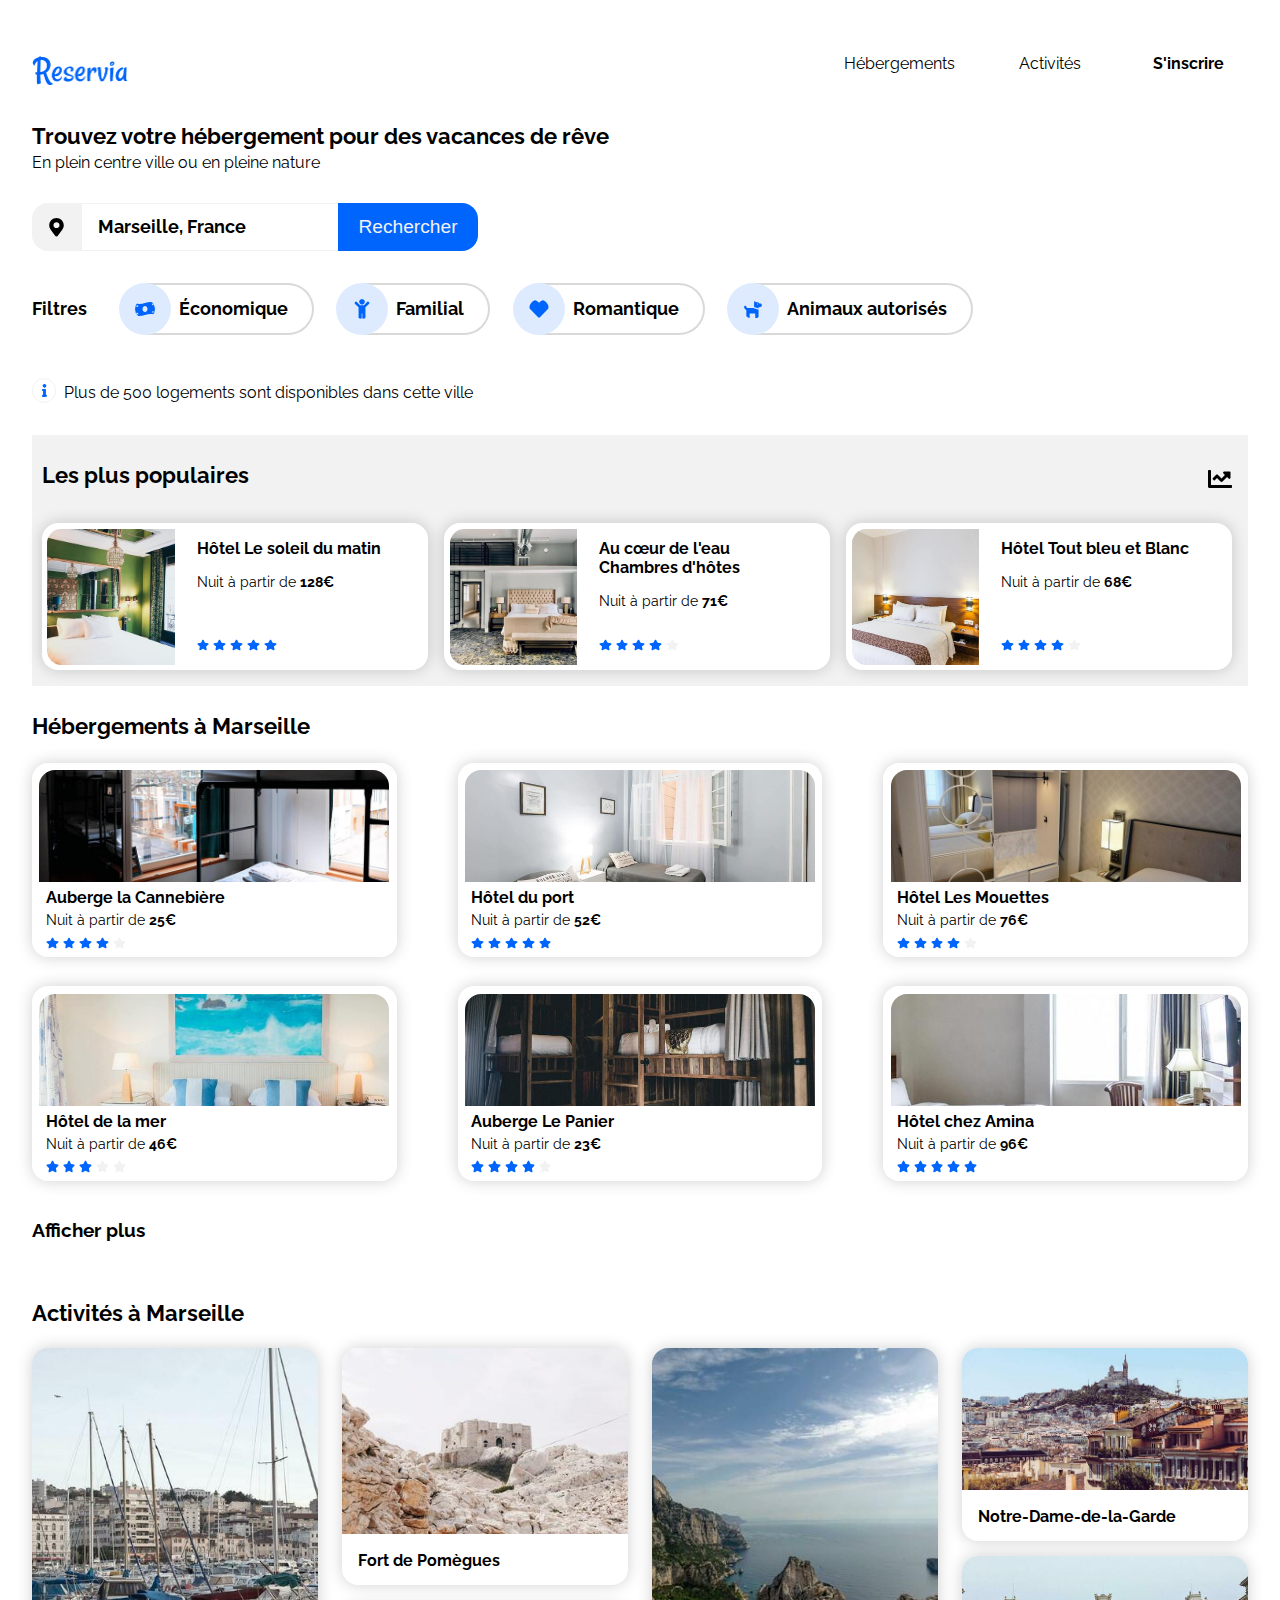
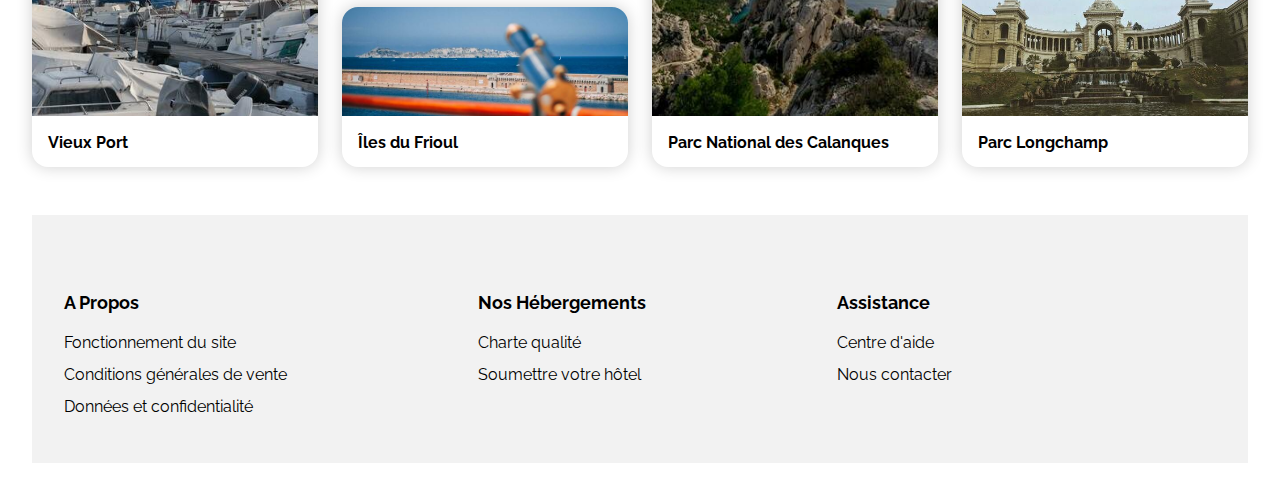
<file: index.html>
<!DOCTYPE HTML>
<html lang="fr">

<head>
    <title>Reservia</title>

    <meta charset="utf-8" />
    <meta name='theme-color' content='#DEEBFF' />
    <meta name="viewport" content="width=device-width, initial-scale=1.0" />

    <meta name="description" content="Reservia, le site qui vous aide à trouver votre logement de vacances" />
    <meta name="keywords" content="location,vacances,voyage,gîte,hôtel,réservation">
    <meta name="author" content="Julien Marcel" />

    <link rel="stylesheet" type="text/css" href="css/reset.css" />
    <link rel="stylesheet" type="text/css" href="css/index.css" />
    <link rel="stylesheet" type="text/css" href="css/responsive.css" />

    <link rel="shortcut icon" type="image/x-icon" href="favicon.ico" />
</head>

<body>
    <div id="container">
        <header>
            <div id="logoEtMenu">
                <img id="logo" src="images/logo/Reservia@3x.png" alt="Logo de Reservia" />
                <div id="menu">
                    <nav>
                        <ul>
                            <li><a href="#blocResultats">Hébergements</a></li>
                            <li><a href="#activites">Activités</a></li>
                        </ul>
                    </nav>
                    <div id="inscription">
                        <a href="#"><strong>S'inscrire</strong></a>
                    </div>
                </div>
            </div>
        </header>

        <main>
            <section id="blocRecherche">
                <div id="titre">
                    <h1>Trouvez votre hébergement pour des vacances de rêve</h1>
                    <p>En plein centre ville ou en pleine nature</p>
                </div>
                <form id="barreRecherche" method="post">
                    <img src="images/icones/map-marker-alt-solid.svg" alt="Recherche" class="imgRecherche" />
                    <input id="inputRecherche" name="inputRecherche" type="search" placeholder="Marseille, France" />
                    <input id="envoyer1" type="button" value="Rechercher" />
                    <button id="envoyer2" type="button"><img src="images/icones/search-solid.svg" alt="rechercher" class="icone" /></button>
                </form>
                <div id="barreFiltres">
                    <p>Filtres</p>
                    <ul>
                        <li><a href="#"><img src="images/icones/money-bill-wave-solid.svg" alt="economique" class="icone imgFiltre" />
                                <div class="pFiltre">Économique</div>
                            </a>
                        </li>
                        <li><a href="#"><img src="images/icones/child-solid.svg" alt="familial" class="icone imgFiltre" />
                                <div class="pFiltre">Familial</div>
                            </a>
                        </li>
                        <li><a href="#"><img src="images/icones/heart-solid.svg" alt="romantique" class="icone imgFiltre" />
                                <div class="pFiltre">Romantique</div>
                            </a>
                        </li>
                        <li><a href="#"><img src="images/icones/dog-solid.svg" alt="animaux" class="icone imgFiltre" />
                                <div class="pFiltre">Animaux autorisés</div>
                            </a>
                        </li>
                    </ul>
                </div>
                <div id="informations">
                    <img src="images/icones/info-solid.svg" alt="Informations" class="icone cercle" />
                    <p>Plus de 500 logements sont disponibles dans cette ville</p>
                </div>
            </section>
            <div id="blocResultats">
                <article>
                    <h2 class="margeResultats">Hébergements à Marseille</h2>
                    <div id="hebergement">
                        <a href="#" class="carteHebergement">
                            <figure>
                                <img class="imgCarteHebergement" src="images/hebergements/4_small/marcus-loke-WQJvWU_HZFo-unsplash.jpg" alt="Auberge la Cannebière" />
                                <figcaption>
                                    <h3>Auberge la Cannebière</h3>
                                    <p>Nuit à partir de <strong>25€</strong></p>
                                    <p class="notation">
                                        <img src="images/icones/star-solid-checked.svg" class="etoile" alt="etoile checked" />
                                        <img src="images/icones/star-solid-checked.svg" class="etoile" alt="etoile checked" />
                                        <img src="images/icones/star-solid-checked.svg" class="etoile" alt="etoile checked" />
                                        <img src="images/icones/star-solid-checked.svg" class="etoile" alt="etoile checked" />
                                        <img src="images/icones/star-solid-unchecked.svg" class="etoile" alt="etoile unchecked" />
                                    </p>
                                </figcaption>
                            </figure>
                        </a>
                        <a href="#" class="carteHebergement">
                            <figure>
                                <img class="imgCarteHebergement" src="images/hebergements/4_small/fred-kleber-gTbaxaVLvsg-unsplash.jpg" alt="Hôtel du port" />
                                <figcaption>
                                    <h3>Hôtel du port</h3>
                                    <p>Nuit à partir de <strong>52€</strong></p>
                                    <p class="notation">
                                        <img src="images/icones/star-solid-checked.svg" class="etoile" alt="etoile checked" />
                                        <img src="images/icones/star-solid-checked.svg" class="etoile" alt="etoile checked" />
                                        <img src="images/icones/star-solid-checked.svg" class="etoile" alt="etoile checked" />
                                        <img src="images/icones/star-solid-checked.svg" class="etoile" alt="etoile checked" />
                                        <img src="images/icones/star-solid-checked.svg" class="etoile" alt="etoile checked" />
                                    </p>
                                </figcaption>
                            </figure>
                        </a>
                        <a href="#" class="carteHebergement">
                            <figure>
                                <img class="imgCarteHebergement" src="images/hebergements/4_small/reisetopia-B8WIgxA_PFU-unsplash.jpg" alt="Hôtel Les Mouettes" />
                                <figcaption>
                                    <h3>Hôtel Les Mouettes</h3>
                                    <p>Nuit à partir de <strong>76€</strong></p>
                                    <p class="notation">
                                        <img src="images/icones/star-solid-checked.svg" class="etoile" alt="etoile checked" />
                                        <img src="images/icones/star-solid-checked.svg" class="etoile" alt="etoile checked" />
                                        <img src="images/icones/star-solid-checked.svg" class="etoile" alt="etoile checked" />
                                        <img src="images/icones/star-solid-checked.svg" class="etoile" alt="etoile checked" />
                                        <img src="images/icones/star-solid-unchecked.svg" class="etoile" alt="etoile unchecked" />
                                    </p>
                                </figcaption>
                            </figure>
                        </a>
                        <a href="#" class="carteHebergement">
                            <figure>
                                <img class="imgCarteHebergement" src="images/hebergements/4_small/annie-spratt-Eg1qcIitAuA-unsplash.jpg" alt="Hôtel de la mer" />
                                <figcaption>
                                    <h3>Hôtel de la mer</h3>
                                    <p>Nuit à partir de <strong>46€</strong></p>
                                    <p class="notation">
                                        <img src="images/icones/star-solid-checked.svg" class="etoile" alt="etoile checked" />
                                        <img src="images/icones/star-solid-checked.svg" class="etoile" alt="etoile checked" />
                                        <img src="images/icones/star-solid-checked.svg" class="etoile" alt="etoile checked" />
                                        <img src="images/icones/star-solid-unchecked.svg" class="etoile" alt="etoile unchecked" />
                                        <img src="images/icones/star-solid-unchecked.svg" class="etoile" alt="etoile unchecked" />
                                    </p>
                                </figcaption>
                            </figure>
                        </a>
                        <a href="#" class="carteHebergement">
                            <figure>
                                <img class="imgCarteHebergement" src="images/hebergements/4_small/nicate-lee-kT-ZyaiwBe0-unsplash.jpg" alt="Auberge Le Panier" />
                                <figcaption>
                                    <h3>Auberge Le Panier</h3>
                                    <p>Nuit à partir de <strong>23€</strong></p>
                                    <p class="notation">
                                        <img src="images/icones/star-solid-checked.svg" class="etoile" alt="etoile checked" />
                                        <img src="images/icones/star-solid-checked.svg" class="etoile" alt="etoile checked" />
                                        <img src="images/icones/star-solid-checked.svg" class="etoile" alt="etoile checked" />
                                        <img src="images/icones/star-solid-checked.svg" class="etoile" alt="etoile checked" />
                                        <img src="images/icones/star-solid-unchecked.svg" class="etoile" alt="etoile unchecked" />
                                    </p>
                                </figcaption>
                            </figure>
                        </a>
                        <a href="#" class="carteHebergement">
                            <figure>
                                <img class="imgCarteHebergement" src="images/hebergements/4_small/febrian-zakaria-M6S1WvfW68A-unsplash.jpg" alt="Hôtel chez Amina" />
                                <figcaption>
                                    <h3>Hôtel chez Amina</h3>
                                    <p>Nuit à partir de <strong>96€</strong></p>
                                    <p class="notation">
                                        <img src="images/icones/star-solid-checked.svg" class="etoile" alt="etoile checked" />
                                        <img src="images/icones/star-solid-checked.svg" class="etoile" alt="etoile checked" />
                                        <img src="images/icones/star-solid-checked.svg" class="etoile" alt="etoile checked" />
                                        <img src="images/icones/star-solid-checked.svg" class="etoile" alt="etoile checked" />
                                        <img src="images/icones/star-solid-checked.svg" class="etoile" alt="etoile checked" />
                                    </p>
                                </figcaption>
                            </figure>
                        </a>
                    </div>
                    <a href='#' id="afficherPlus">Afficher plus</a>
                </article>
                <aside>
                    <div id="titrePopulaires">
                        <h2>Les plus populaires</h2>
                        <img src="images/icones/chart-line-solid.svg" alt="Recherche" class="iconePopulaire" />
                    </div>
                    <div id="conteneurPopulaires">
                        <a href="#" class="cartePopulaire">
                        <figure>
                            <img class="imgCartePopulaire" src="images/hebergements/4_small/emile-guillemot-Bj_rcSC5XfE-unsplash.jpg" alt="Hôtel Le soleil du matin" />
                            <figcaption>
                                <h3>Hôtel Le soleil du matin</h3>
                                <p>Nuit à partir de <strong>128€</strong></p>
                                <p class="notation">
                                    <img src="images/icones/star-solid-checked.svg" class="etoile" alt="etoile checked" />
                                    <img src="images/icones/star-solid-checked.svg" class="etoile" alt="etoile checked" />
                                    <img src="images/icones/star-solid-checked.svg" class="etoile" alt="etoile checked" />
                                    <img src="images/icones/star-solid-checked.svg" class="etoile" alt="etoile checked" />
                                    <img src="images/icones/star-solid-checked.svg" class="etoile" alt="etoile checked" />
                                </p>
                            </figcaption>
                        </figure>
                    </a>
                    <a href="#" class="cartePopulaire">
                        <figure>
                            <img class="imgCartePopulaire" src="images/hebergements/4_small/aw-creative-VGs8z60yT2c-unsplash.jpg" alt="Au cœur de l'eau Chambres d'hôtes" />
                            <figcaption>
                                <h3>Au cœur de l'eau Chambres d'hôtes</h3>
                                <p>Nuit à partir de <strong>71€</strong></p>
                                <p class="notation">
                                    <img src="images/icones/star-solid-checked.svg" class="etoile" alt="etoile checked" />
                                    <img src="images/icones/star-solid-checked.svg" class="etoile" alt="etoile checked" />
                                    <img src="images/icones/star-solid-checked.svg" class="etoile" alt="etoile checked" />
                                    <img src="images/icones/star-solid-checked.svg" class="etoile" alt="etoile checked" />
                                    <img src="images/icones/star-solid-unchecked.svg" class="etoile" alt="etoile unchecked" />
                                </p>
                            </figcaption>
                        </figure>
                    </a>
                    <a href="#" class="cartePopulaire">
                        <figure>
                            <img class="imgCartePopulaire"
                                src="images/hebergements/4_small/febrian-zakaria-sjvU0THccQA-unsplash.jpg" alt="Hôtel Tout bleu et Blanc" />
                            <figcaption>
                                <h3>Hôtel Tout bleu et Blanc</h3>
                                <p>Nuit à partir de <strong>68€</strong></p>
                                <p class="notation">
                                    <img src="images/icones/star-solid-checked.svg" class="etoile" alt="etoile checked" />
                                    <img src="images/icones/star-solid-checked.svg" class="etoile" alt="etoile checked" />
                                    <img src="images/icones/star-solid-checked.svg" class="etoile" alt="etoile checked" />
                                    <img src="images/icones/star-solid-checked.svg" class="etoile" alt="etoile checked" />
                                    <img src="images/icones/star-solid-unchecked.svg" class="etoile" alt="etoile unchecked" />
                                </p>
                            </figcaption>
                        </figure>
                    </a>
                    </div>
                    
                </aside>
            </div>
            <section id="activites">
                <h2>Activités à Marseille</h2>
                <div id="cartesActivites">
                    <div class="bloc3Activites">
                        <div class="activite" id="colonne1Activites">
                        <a href="#" class="carteActivite">
                            <figure>
                                <img class="photoActivite" src="images/activites/4_small/reno-laithienne-QUgJhdY5Fyk-unsplash.jpg" alt="Vieux Port" />
                                <figcaption>
                                    <h3>Vieux Port</h3>
                                </figcaption>
                            </figure>
                        </a>
                        </div>
                        <div class="activite" id="colonne2Activites">
                            <a href="#" class="carteActivite" id="pomegues">
                                <figure>
                                    <img class="photoActivite" src="images/activites/4_small/paul-hermann-QFTrLdQIRhI-unsplash.jpg" alt="Fort de Pomègues" />
                                    <figcaption>
                                        <h3>Fort de Pomègues</h3>
                                    </figcaption>
                                </figure>
                            </a>
                            <a href="#" class="carteActivite" id="frioul">
                                <figure>
                                    <img class="photoActivite" src="images/activites/4_small/kevin-hikari-rV_Qd1l-VXg-unsplash.jpg" alt="Îles du Frioul" />
                                    <figcaption>
                                        <h3>Îles du Frioul</h3>
                                    </figcaption>
                                </figure>
                            </a>
                        </div>
                    </div>
                    
                    <div class="bloc3Activites">
                        <div class="activite" id="colonne3Activites">
                        <a href="#" class="carteActivite">
                            <figure>
                                <img class="photoActivite" src="images/activites/4_small/kilyan-sockalingum-NR8-cBCN3aI-unsplash.jpg" alt="Parc National des Calanques" />
                                <figcaption>
                                    <h3>Parc National des Calanques</h3>
                                </figcaption>
                            </figure>
                        </a>
                        </div>
                        <div class="activite" id="colonne4Activites">
                            <a href="#" class="carteActivite" id="garde">
                                <figure>
                                    <img class="photoActivite" src="images/activites/4_small/florian-wehde-xW9e8gdotxI-unsplash.jpg" alt="Notre-Dame-de-la-Garde" />
                                    <figcaption>
                                        <h3>Notre-Dame-de-la-Garde</h3>
                                    </figcaption>
                                </figure>
                            </a>
                            <a href="#" class="carteActivite" id="longchamp">
                                <figure>
                                    <img class="photoActivite" src="images/activites/4_small/lena-paulin-wH2-EJoDcV0-unsplash.jpg" alt="Parc Longchamp" />
                                    <figcaption>
                                        <h3>Parc Longchamp</h3>
                                    </figcaption>
                                </figure>
                            </a>
                        </div>
                    </div>
                    
                </div>
            </section>
        </main>
    </div>

    <footer>
        <div id="conteneurMenu">
            <div id="monPiedDePage">
                <div class="piedDePage">
                    <ul>
                        <li><h2>A Propos</h2></li>
                        <li><a href="">Fonctionnement du site</a></li>
                        <li><a href="">Conditions générales de vente</a></li>
                        <li><a href="">Données et confidentialité</a></li>
                    </ul>
                </div>
                <div class="piedDePage">
                    <ul>
                        <li><h2>Nos Hébergements</h2></li>
                        <li><a href="">Charte qualité</a></li>
                        <li><a href="">Soumettre votre hôtel</a></li>
                    </ul>
                </div>
                <div class="piedDePage">
                    <ul>
                        <li><h2>Assistance</h2></li>
                        <li><a href="">Centre d'aide</a></li>
                        <li><a href="">Nous contacter</a></li>
                    </ul>
                </div>
            </div>
        </div>
    </footer>    

</body>

</html>
</file>
<file: css/index.css>
@import url('https://fonts.googleapis.com/css2?family=Raleway:wght@500&display=swap');

:root {
    --bleuClair: #DEEBFF;
    --bleuFonce: #0065FC;
    --gris: #F2F2F2;
}

/* ------- Proprietes communes à toute la page ------- */

a:link,
a:visited {
    color: Black;
    text-decoration: none;
}

.icone {
    height: 1rem;
    width: 1rem;
}

.etoile {
    height: .8rem;
    width: .8rem;
}

/* ------- Description des elements constitutifs, de haut en bas ------- */
html {
    scroll-behavior: smooth;
    font-family: 'Raleway', sans-serif;
}

body, header, #blocRecherche, #blocRecherche p, #blocResultats, #blocResultats article, #activites, #cartesActivites, #logoEtMenu, #menu,
header ul, #barreRecherche, #barreFiltres, #barreFiltres a, #barreFiltres ul, #barreFiltres li, #hebergement, #monPiedDePage, aside,
.carteHebergement figure, .cartePopulaire figure, #titrePopulaires, #informations, .activite, .carteActivite, #conteneurMenu, #monPiedDePage,
.bloc3Activites {
    display: -webkit-box;
    display: -webkit-flex;
    display: -ms-flexbox;
    display: flex;
    flex-wrap: wrap;
}

#logoEtMenu {
    padding-top: 3rem;
    flex-wrap: wrap;
    justify-content: space-between;
    margin-bottom: 2rem;
}

#logo {
    width: 6rem;
}

#menu {
    margin-top : .5rem;
    flex-wrap: wrap;
    justify-content: space-between;
}

#menu a {
    padding: 1.5rem;
    padding-top: 3.3rem;
    border-top: blue;
}

#menu a:visited {
    color: var(--bleuFonce);
}

#menu a:active,
#menu a:hover {
    border-top: 2px solid var(--bleuFonce);
}

#menu ul {
    margin-right: 1rem;
}
#menu li {
    margin-left: .5rem;
    margin-right: .5rem;
}

#titre h1{
    font-size: 1.4rem;
    margin-bottom: .5rem;
}

header,
#blocRecherche {
    justify-content: space-between;
    flex-direction: column;
}

#barreRecherche{
    margin-top: 2rem;
}

.imgRecherche {
    background: var(--gris);
    border-radius: 1rem 0 0 1rem;
    padding: .9rem;
    height: 1.2rem;
    width: 1.3rem;
}

#inputRecherche {
    border-bottom: .1rem solid var(--gris);
    border-left: none;
    border-right: none;
    border-top: .1rem solid var(--gris);
    font-size: 1.1rem;
    font-weight: bold;
    height: 3rem;
    margin-right: -2.5rem;
    padding: 1rem;
    padding-right: 2.5rem;
    outline: none;
}

#envoyer1 {
    background: var(--bleuFonce);
    border: none;
    border-radius: 0 1rem 1rem 0;
    color: var(--gris);
    cursor: pointer;
    font-size: 1.2rem;
    outline: none;
    padding: .8rem;
    padding-left : 1.3rem;
    padding-right: 1.3rem;
}

#envoyer1:active,
#envoyer2:active {
    background: var(--gris);
    color: var(--bleuFonce);
}

#envoyer2 {
    cursor: pointer;
    display: none;
    outline: none;
}

::placeholder {
    color: black;
    font-family: Raleway;
    font-weight: bold;
}

::-moz-placeholder {
    opacity: 1;
}

#barreFiltres {
    font-size: 1.15rem;
    flex-wrap: wrap;
    font-weight: bold;
    margin-top: 2rem;
    margin-bottom: 2rem;
    align-items: center;
}

#barreFiltres p {
    margin-right: 2rem;
}

#barreFiltres ul {
    flex-wrap: wrap;
    align-items: stretch;
}

#barreFiltres li {
    list-style: none;
    flex-direction: row;
    align-items: center;
}

.pFiltre:hover {
    box-shadow: 0 .4rem .8rem 0 rgba(0, 0, 0, .0), 0 .6rem 2rem 0 rgba(0, 0, 0, .19);
}

.imgFiltre {
    background: var(--bleuClair);
    border-radius: 10rem;
    color: var(--bleuFonce);
    height: 1.25rem;
    margin-right: 1rem;
    padding: 1rem;
    width: 1.25rem;
    position: relative;
    z-index: 2;
}

.pFiltre {
    border: 2px solid #d9d9d9;
    border-left: none;
    border-radius: 0 2rem 2rem 0;
    margin-left: -2.5rem;
    margin-right: 1.4rem;
    padding: .9rem;
    padding-left: 2rem;
    padding-right: 1.5rem;
    position: relative;
}

#informations {
    line-height: 1.2rem;
    flex-wrap: nowrap;
}

.cercle {
    border: .1rem solid var(--gris);
    border-radius: 100%;
    padding: .3rem;
    margin-top: -.3rem;
    margin-right: .5rem;
    height: .8rem;
    width: .8rem;
}

#blocResultats {
    margin-top: 2rem;
}

#blocResultats article{
    background-color: var(--gris);
    border-radius: 1rem;
    flex-direction: column;
    margin-right: 2rem;
    padding: 2rem;
    width: 60%;
}

#blocResultats h2{
    font-size: 1.4rem;
    margin-bottom: 1rem;
}

#blocResultats article h2{
    margin-left: 1.5%;
}

#hebergement {
    flex-wrap: wrap;
    justify-content: space-around;
}

.carteHebergement {
    height: 30%;
    margin: 1% 1% 2% 0;
    width: 30%;
}

.carteHebergement figure {
    background-color: white;
    border-radius: 1rem;
    box-shadow: 0 0 0 0 rgba(0, 0, 0, .0), 0 0 1rem 0 rgba(0, 0, 0, .19);
    width: auto;
    margin: .01rem;
    flex-direction: column;
}

.imgCarteHebergement{
    border-radius: 1rem 1rem 0 0;
    height:7rem;
    margin: 2% 2% 0 2%;
    object-fit: cover;
    width: 96%;
}

.carteHebergement figcaption {
    margin: 0 2% 0 2%;
    padding: 0 0 0 .4rem;
}

.carteHebergement h3 {
    margin: .5rem 0 .4rem 0;
}

.carteHebergement .notation{
    height: .6rem;
    width: auto;
    padding-bottom: .2rem;
}

.carteHebergement p {
    margin: 0 0 .5rem 0;
    font-size: .9rem;
}

#afficherPlus {
    font-weight: bold;
    font-size: 1.2rem;
    margin-top: 1.5rem;
    margin-left: 1.5%;
}

#blocResultats aside {
    background-color: var(--gris);
    border-radius: 1rem;
    flex-direction: column;
    margin: 0 0 0 .6rem;
    padding: .6rem;
    padding-top: 2rem;
    padding-bottom: 0;
    width:30%;
}

#titrePopulaires{
    justify-content: space-between;
    padding-left: 2rem;
    padding-right: 2rem;
    margin-bottom: .5rem;
}

.iconePopulaire {
    height: 1.5rem;
    width: 1.5rem;
}

#conteneurPopulaires{
    padding-left: 2rem;
    padding-right: 2rem;
    display: flex;
    flex-direction: column;
    align-items: center;
}

.cartePopulaire {
    font-size: .9rem;
    margin-bottom: 2rem;
    width: 100%;;
}

.imgCartePopulaire{
    border-radius: .9rem 0 0 .9rem;
    max-width: 33%;
    min-width: 33%;
    height: 8.5rem;
    object-fit: cover;
    margin: 1.5%;
}

.cartePopulaire figure {
    background-color: white;
    border-radius: 1rem;
    box-shadow: 0 0 0 0 rgba(0, 0, 0, .0), 0 0 1rem 0 rgba(0, 0, 0, .19);
    flex-wrap: nowrap;
}

.cartePopulaire figcaption {
    margin: 0;
    margin-left: 1rem;
    position: relative;
}

.cartePopulaire h3 {
    font-size: 1rem;
    line-height: 1.2rem;;
    margin: 1rem 2rem 1rem 0;
}

.cartePopulaire .notation{
    position:absolute;
    bottom: 1rem;
}

/* --- Section des activités --- */
#activites {
    margin-top: 4rem;
    flex-direction: column;
}

#activites h2{
    font-size: 1.4rem;
    margin-bottom: 1.5rem;
}

#cartesActivites {
    flex-direction: row;
    flex-wrap: nowrap;
    justify-content: space-between;
}


.bloc3Activites {
    justify-content: space-between;
    width: 49%;
}

.activite {
    flex-direction: column;
    justify-content: space-between;
    width: 48%;
}

.carteActivite {
    border-radius: 1rem;
    box-shadow: 0 0 0 0 rgba(0, 0, 0, .0), 0 0 1rem 0 rgba(0, 0, 0, .19);
}
.carteActivite figure {
    width: 100%;
    min-width: 100%;
}


.photoActivite {
    width: 100%;
    border-radius: 1rem 1rem 0 0;
    object-fit: cover;
}

.carteActivite h3 {
    padding: 1rem;
}

#colonne1Activites .photoActivite,
#colonne3Activites .photoActivite {
    height: 23rem;
}

#pomegues .photoActivite {
    height: 11.6rem;
}

#frioul .photoActivite {
    height: 6.8rem;
}

#garde .photoActivite {
    height: 8.9rem;
}

#longchamp .photoActivite {
    height: 10rem;
}
/* --- Fin section activités --- */

footer {
    background-color: var(--gris);
    margin-top: 3rem;
    width: 100%;
}

#conteneurMenu{
    flex-direction: row;
}

footer li {
    align-items: baseline;
    line-height: 1rem;
    list-style: none;
    margin-bottom: 1rem;
}

footer ul {
    margin-top: 3rem;
    margin-bottom: 3rem;
}

#monPiedDePage {
    justify-content: space-between;
    margin-top: 2rem;
    width: 75%;
}

.piedDePage h2 {
    font-size: 1.15rem;
    padding-bottom: .5rem;
}
</file>
<file: css/responsive.css>
@media all and (min-width: 1325px) {
    #container {
        max-width: 1325px;
        margin: auto;
    }

    #conteneurMenu {
        max-width: 1325px;
        margin: auto;
    }
}

@media only screen and (max-width: 1280px) {
    /* Adaptation tablettes */

    #barreFiltres li,
    #barreFiltres p {
        padding-bottom: 1rem;
    }

    body {
        padding: 2rem;
        padding-top:0;
    }

    #blocResultats {
        display: flex;
        flex-wrap: wrap-reverse;
        justify-content: center;
        line-height: 1rem;
        padding-left: 0;
        padding-right: 0;
    }

    #blocResultats aside {
        border-radius: 0;
        width: 100%;
        flex-direction: column;
        flex-wrap: nowrap;
        justify-content: space-between;
        margin: 0;
        padding-right: 0;
    }

    #conteneurPopulaires{
        display: flex;
        flex-direction: row;
        justify-content: space-between;
    }

    #titrePopulaires{
        padding-left: 0;
        padding-right: 1rem;
        padding-bottom: 1rem;
    }

    #conteneurPopulaires {
        display: flex;
        padding-left: 0;
        padding-right: 0;
    }

    .cartePopulaire {
        margin: 0;
        margin-right: 1rem;
        margin-bottom: 1rem;
        width: 33%;
    }

    .cartePopulaire figure {
        width:100%;
    }

    #blocResultats article {
        background-color: white;
        margin-right: 0;
        width: 100%;
		padding-left: 0rem;
		padding-right: 0rem;
    }

    #blocResultats article h2 {
        margin-left: unset;
    }

    #hebergement {
        justify-content: space-between;
    }

    .carteHebergement {
        margin-right: unset;
    }

    #afficherPlus {
        margin-left: unset;
    }

    #activites {
        margin-top: 2rem;
    }

    #conteneurMenu{
        margin-left : 2rem;
    }
}

/*
    division verticale des activités lorsque l'écran n'est pas
    assez large pour afficher les titres sur une ligne
*/
@media only screen and (max-width: 1153px) {
    #cartesActivites {
        flex-direction: column;
    }

    .bloc3Activites {
        justify-content: space-between;
        margin-bottom: 4%;
        width: 100%;
    }

    .carteActivite figure {
        width: 100%;
    }

}

/*
    division verticale des cartes populaires l'écran n'est plus
    assez large pour que le texte des cartes ne se chevauche pas
*/
@media only screen and (max-width: 990px) {
    #blocResultats aside {
        flex-direction: column;
        align-content: center;
        max-width: 100%;
    }

    #titrePopulaires {
        padding: 1rem;
        padding-left: 0;
        margin-bottom: .5rem;
    }

    #conteneurPopulaires {
        flex-direction: column;
    }

    .cartePopulaire {
        width: 98%;
        padding-left: 1rem;
        padding-right: 1rem;
        margin-bottom: 2rem;
    }

    .cartePopulaire h3 {
        line-height: 1.2rem;
    }

    .imgCartePopulaire{
        width: 50%;
        margin: 0;
    }
}

@media only screen and (max-width: 710px) {

    body {padding: 0;}

    #logoEtMenu {
        flex-direction: column;
        margin-bottom: 1.5rem;
        padding-top: 1rem;
    }

    #logo {
        margin-left: 1rem;
    }

    #menu {
        margin-top: 1rem;
    }
    #menu nav {
        width: 100%;
        margin: 0;
    }

    #menu nav ul {
        width: 100%;
        margin: 0;
        padding:0;
		padding-top: 1rem;
    }

    #menu nav li {
        margin: 0;
        flex: 1;
        padding: 0;
        padding-bottom: 1rem;
        text-align: center;
        border-bottom: .2rem solid var(--gris);
    }

    #menu {
        padding: 0;
    }

    #menu a {
        padding: 0;
        padding-bottom: 1rem;
    }

    #menu nav a:hover,
    #menu nav a:active {
        display: block;
        margin-top: 0rem;
        padding-top: 0rem;
        margin-bottom: -1.2rem;
        border-bottom: .2rem solid var(--bleuFonce);
    }

    #menu a:active,
    #menu a:hover {
        border-top: none;
    }

    #inscription {
        position: absolute;
        top: 2rem;
        right: 1rem;
        padding-top: 0;
    }

    #titre {
        padding-top: .5rem;
    }

    #titre h1 {
        font-size: 1.4rem;
        line-height: 1.7rem;
        margin-bottom: 1rem;
    }

    #blocRecherche {
        display: flex;
        justify-content: space-between;
        line-height: 1rem;
        padding-left: 1rem;
        padding-right: 1rem;
        margin-bottom: 1.5rem;
    }

    #barreRecherche {
        margin-top: 1.5rem;
    }

    #inputRecherche {
        box-sizing:border-box;
        padding-right: unset;
        margin:0;
        position: relative;
        width: calc(100% - 6rem);
    }

    #envoyer1 {
        display: none;
    }

    #envoyer2 {
        display: var(--bleuClair);
        background: var(--bleuFonce);
        border: none;
        border-radius: 1rem 1rem 1rem 1rem;
        height: 3rem;
        width: 3rem;
        position: relative;
        margin-left: -.5rem;
    }

    #barreFiltres {
        font-size: 1rem;
        margin-bottom: 1rem;
    }

    #barreFiltres ul {
        display: flex;
        flex-wrap: wrap;
        align-items: stretch;
        margin: 0;
        padding: 0;
    }

    #barreFiltres li {
        list-style: none;
        display: flex;
        flex-direction: row;
        align-items: center;
        margin: 0;
        padding-bottom: 1rem;
    }

    .pFiltre {
        margin-right: .5rem;;
        padding-right: 1rem;
    }

    #blocResultats article,
    #blocResultats aside,
    #cartesActivites {
        flex-direction: column;
        align-content: center;
        max-width: 100%;
    }

    #blocResultats aside {
        padding: 1rem;
    }

    #titrePopulaires {
        padding: 1rem;
        padding-left: 0;
        padding-right: 0;
        margin-bottom: .5rem;
    }

    #conteneurPopulaires {
        flex-direction: column;
        margin-right: 0;
    }

    .cartePopulaire {
        width: 100%;
        margin-left: .7rem;
        margin-top: -1.2rem;
        margin-bottom: 1.9rem;
    }

    .cartePopulaire h3 {
        line-height: 1.2rem;
    }

    .imgCartePopulaire{
        width: 33%;
        margin: 1.5%;
    }

    .imgCarteHebergement{
        width: 97%;
        margin: 1.5%;
    }

    #blocResultats article {
		padding-left: 1rem;
		padding-right: 1rem;
        width: 100%;
    }

    #blocResultats h2{
        margin-bottom: 1.5rem;
    }

    #hebergement {
        flex-wrap: nowrap;
        flex-direction: column;
        justify-content: space-around;
        width: 100%;
    }

    .carteHebergement {
        min-width: 100%;
    }
    
    #afficherPlus{
        margin-top: 1.5rem;
    }

    /* --- activités --- */

    #colonne1Activites,
    #colonne2Activites,
    #colonne3Activites {
        margin-right : unset;
    }

    #activites {
        margin-top: 1.5rem;
    }

    #activites h2{
        margin-left: 1rem;
    }

    #cartesActivites {
        flex-direction: column;
        align-content: center;
        max-width: 100%;
        margin-left: 1.3rem;
    }

    .activite {
        width: calc(100% - 1.3rem);
    }

    .bloc3Activites {
        margin-bottom: 0;
    }

    .carteActivite {
        margin-bottom: 1.5rem;
    }

    .carteActivite figure {
        width: 100%;
    }

    #colonne1Activites .photoActivite,
    #colonne3Activites .photoActivite,
    #pomegues .photoActivite,
    #frioul .photoActivite,
    #garde .photoActivite,
    #longchamp .photoActivite {
        height: 8.4rem;
    }
    /* --- fin activités --- */

    footer {
        margin-top: 1rem;
    }
    #conteneurMenu{
        margin-left : 0;
    }

    #monPiedDePage {
        display: flex;
        flex-direction: column;
        justify-content: space-around;
        margin-top: 3rem;
        width: 100%;
        padding-bottom: 2rem;
    }

    footer ul {
        margin: 0;
        padding-left: 2rem;
        padding-bottom: 1.5rem;
    }
}
</file>
